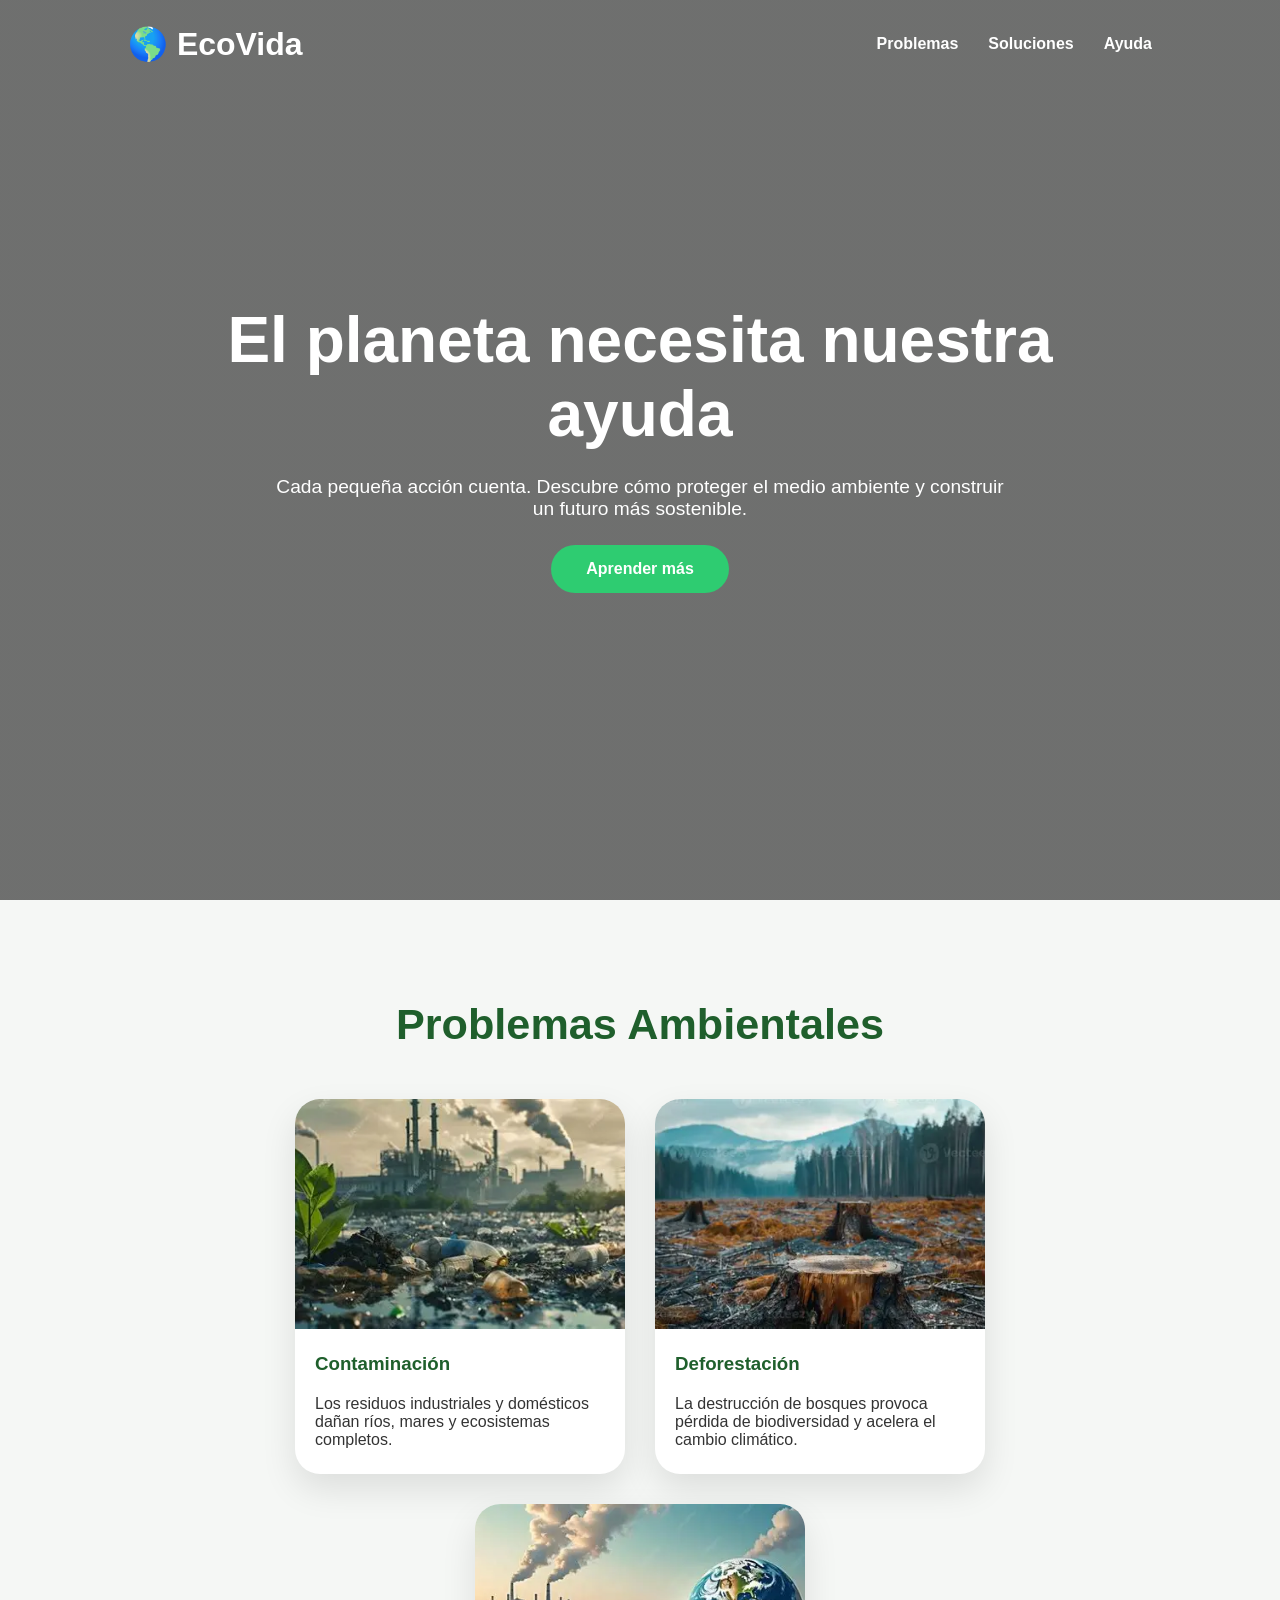
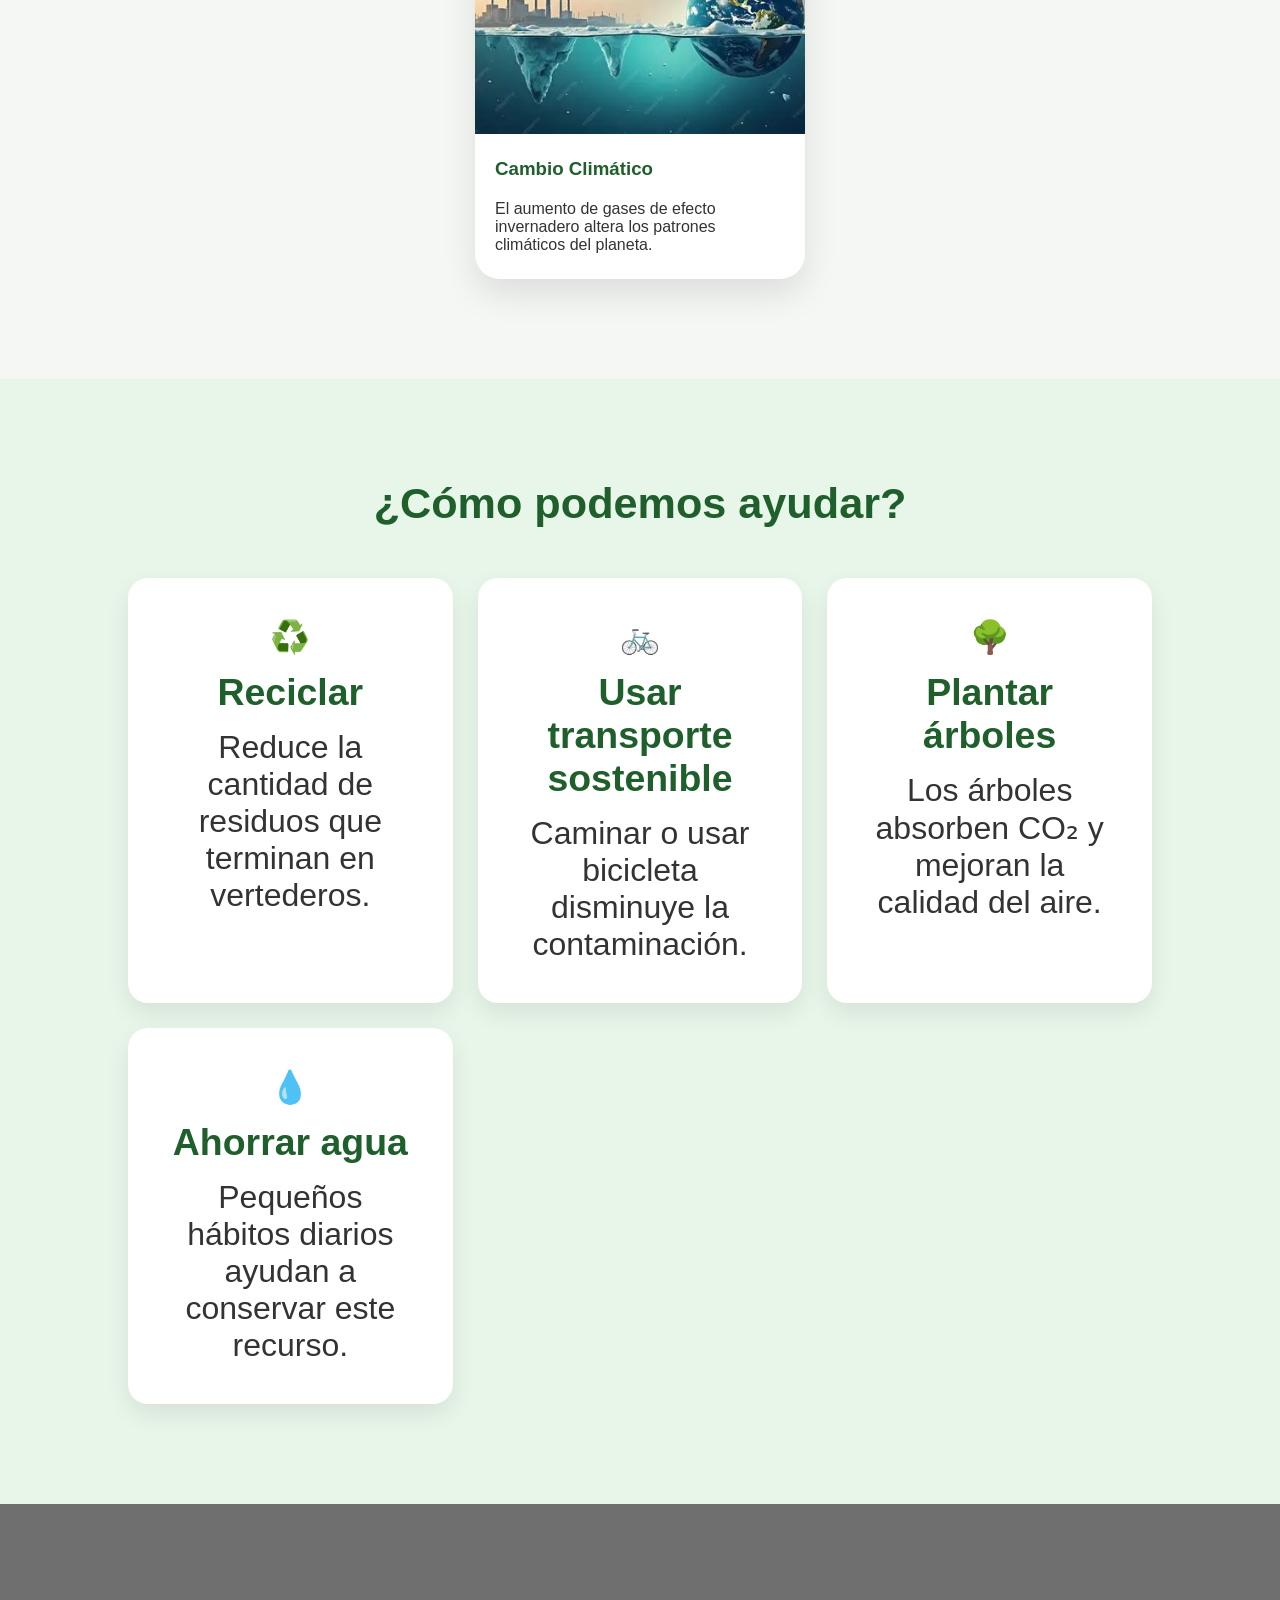
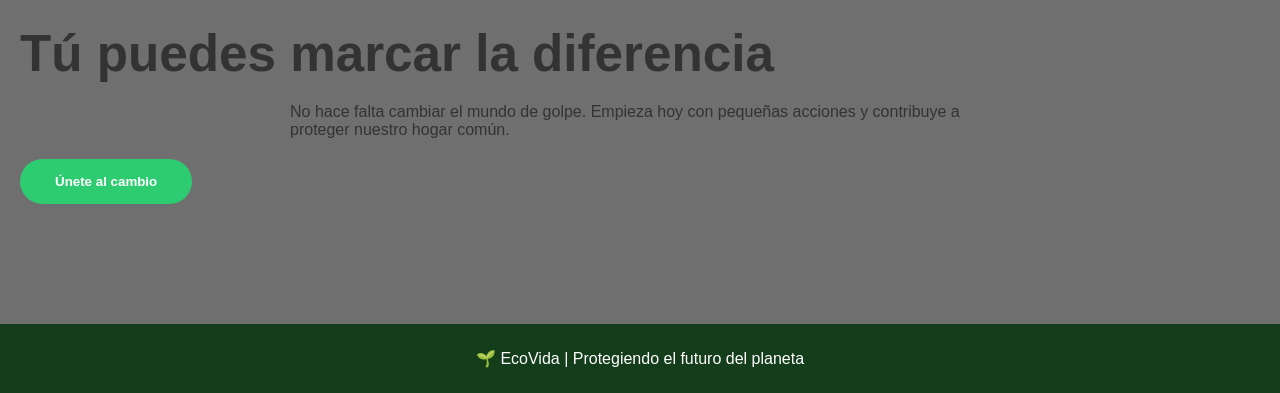
<file: index.html>
<!DOCTYPE html>
<html lang="es">
<head>
    <meta charset="UTF-8">
    <meta name="viewport" content="width=device-width, initial-scale=1.0">
    <title>Cuidemos Nuestro Planeta</title>
    <link rel="stylesheet" href="styles.css">
</head>
<body>

    <header class="hero">
        <nav>
            <h2>🌎 EcoVida</h2>
            <ul>
                <li><a href="#problemas">Problemas</a></li>
                <li><a href="#soluciones">Soluciones</a></li>
                <li><a href="#ayudar">Ayuda</a></li>
            </ul>
        </nav>

        <div class="hero-content">
            <h1>El planeta necesita nuestra ayuda</h1>
            <p>
                Cada pequeña acción cuenta. Descubre cómo proteger el medio ambiente
                y construir un futuro más sostenible.
            </p>

            <a href="principal\index.html" class="btn">Aprender más</a>
        </div>
    </header>

    <section id="problemas" class="section">
        <h2>Problemas Ambientales</h2>

        <div class="cards">

            <div class="card">
                <img src="principal\contaminacion\img\encabezado.jpg" alt="Contaminación">
                <h3>Contaminación</h3>
                <p>
                    Los residuos industriales y domésticos dañan ríos,
                    mares y ecosistemas completos.
                </p>
            </div>

            <div class="card">
                <img src="principal\deforestacion\img\consecuencias.jpg" alt="Deforestación">
                <h3>Deforestación</h3>
                <p>
                    La destrucción de bosques provoca pérdida de biodiversidad
                    y acelera el cambio climático.
                </p>
            </div>

            <div class="card">
                <img src="principal\cambio climatico\img\encabezado.jpg" alt="Cambio climático">
                <h3>Cambio Climático</h3>
                <p>
                    El aumento de gases de efecto invernadero altera los
                    patrones climáticos del planeta.
                </p>
            </div>

        </div>
    </section>

    <section id="soluciones" class="section solutions">
        <h2>¿Cómo podemos ayudar?</h2>

        <div class="solution-grid">

            <div class="solution">
                ♻️
                <h3>Reciclar</h3>
                <p>Reduce la cantidad de residuos que terminan en vertederos.</p>
            </div>

            <div class="solution">
                🚲
                <h3>Usar transporte sostenible</h3>
                <p>Caminar o usar bicicleta disminuye la contaminación.</p>
            </div>

            <div class="solution">
                🌳
                <h3>Plantar árboles</h3>
                <p>Los árboles absorben CO₂ y mejoran la calidad del aire.</p>
            </div>

            <div class="solution">
                💧
                <h3>Ahorrar agua</h3>
                <p>Pequeños hábitos diarios ayudan a conservar este recurso.</p>
            </div>

        </div>
    </section>
    <section id="ayudar" class="action">
        <h2>Tú puedes marcar la diferencia</h2>
        <p>
            No hace falta cambiar el mundo de golpe. Empieza hoy con pequeñas
            acciones y contribuye a proteger nuestro hogar común.
        </p>
    
        <button class="btn" onclick="abrirModal()">
            Únete al cambio
        </button>
    </section>
    
    <div class="modal" id="modal">
        <div class="modal-content">
            <span class="cerrar" onclick="cerrarModal()">&times;</span>
    
            <h2>🌱 Compromiso Ambiental</h2>
    
            <p>Selecciona las acciones que te comprometes a realizar:</p>
    
            <div class="compromisos">
                <label><input type="checkbox"> Ahorrar agua 💧</label>
                <label><input type="checkbox"> Reciclar ♻️</label>
                <label><input type="checkbox"> Reducir el uso de plástico 🛍️</label>
                <label><input type="checkbox"> Plantar árboles 🌳</label>
            </div>
    
            <button class="btn" onclick="confirmarCompromiso()">
                Confirmar compromiso
            </button>
    
            <p id="mensaje"></p>
        </div>
    </div>
    
    <script>
    function abrirModal() {
        document.getElementById("modal").style.display = "flex";
    }
    
    function cerrarModal() {
        document.getElementById("modal").style.display = "none";
    }
    
    function confirmarCompromiso() {
        document.getElementById("mensaje").innerHTML =
            "✅ ¡Gracias por unirte al cambio! Cada acción cuenta para proteger el planeta.";
    }
    </script>

    <footer>
        <p>🌱 EcoVida | Protegiendo el futuro del planeta</p>
    </footer>

</body>
</html>
</file>
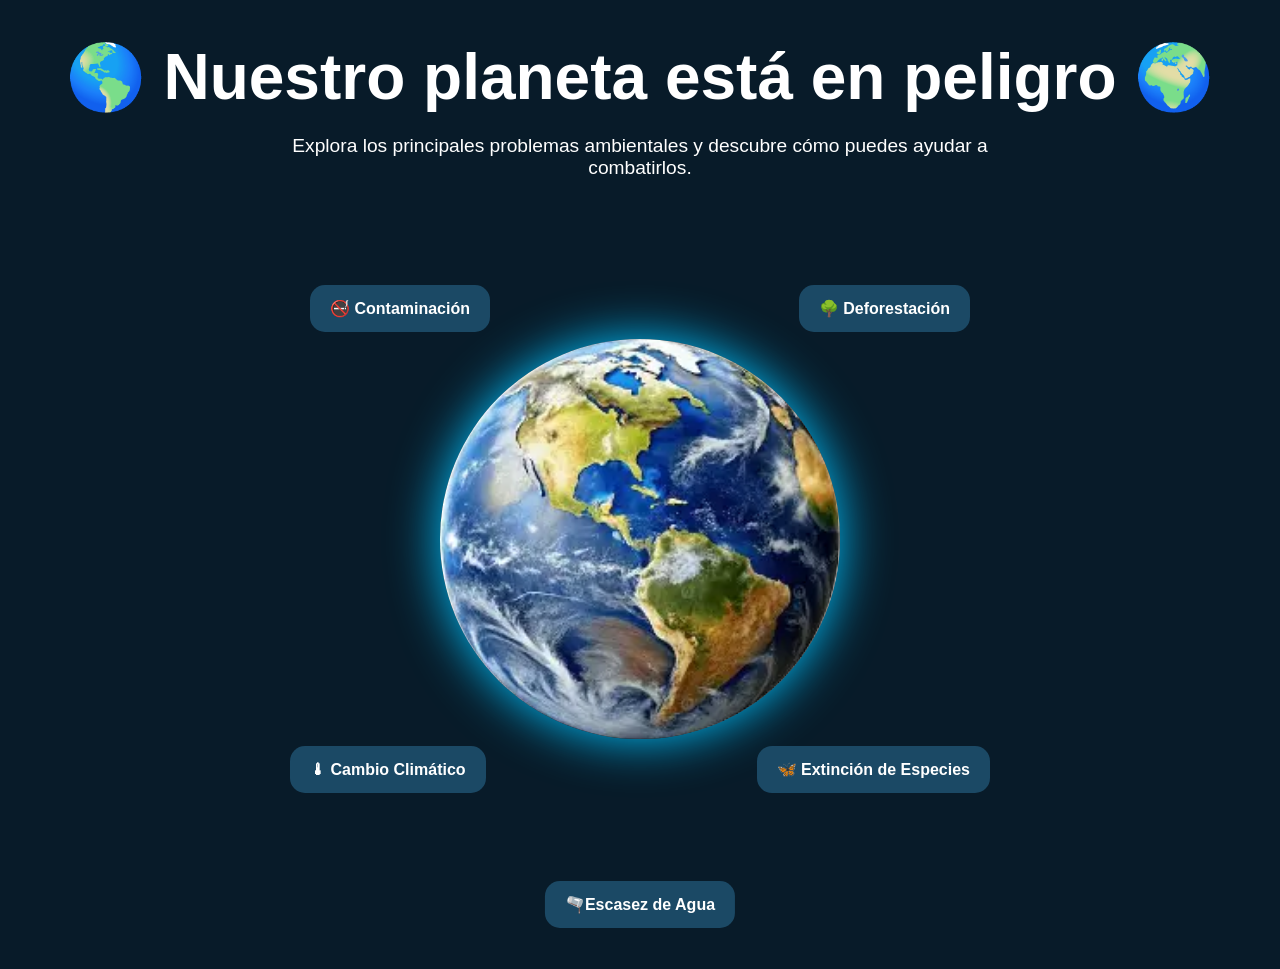
<file: principal/index.html>
<!DOCTYPE html>
<html lang="es">
<head>
    <meta charset="UTF-8">
    <meta name="viewport" content="width=device-width, initial-scale=1.0">
    <title>EcoVida</title>
    <link rel="stylesheet" href="styles.css">
</head>
<body>

<header class="hero">

    <div class="overlay">

        <h1>🌎 Nuestro planeta está en peligro 🌍</h1>

        <p>
            Explora los principales problemas ambientales y descubre
            cómo puedes ayudar a combatirlos.
        </p>

        <div class="planet-container">
           

            <div class="topic top-left">
                <a href="contaminacion\index.html">🚭 Contaminación</a>
            </div>

           
            <div class="topic top-right">
                <a href="deforestacion\index.html">🌳 Deforestación</a>
            </div>


           
            <div class="topic bottom-left">
                <a href="cambio climatico\index.html">🌡 Cambio Climático</a>
            </div>


           
            <img src="img/planeta2.jpg" class="planet">


           
            <div class="topic bottom-right">
                <a href="especies\index.html">🦋 Extinción de Especies</a>
            </div>

         
                
                <div class="topic center-bottom">
                <a href="agua\index.html"> 🫗Escasez de Agua</a>
                </div>
            </div>
            </div>

        

    </div>

</header>

</body>
</html>
</file>
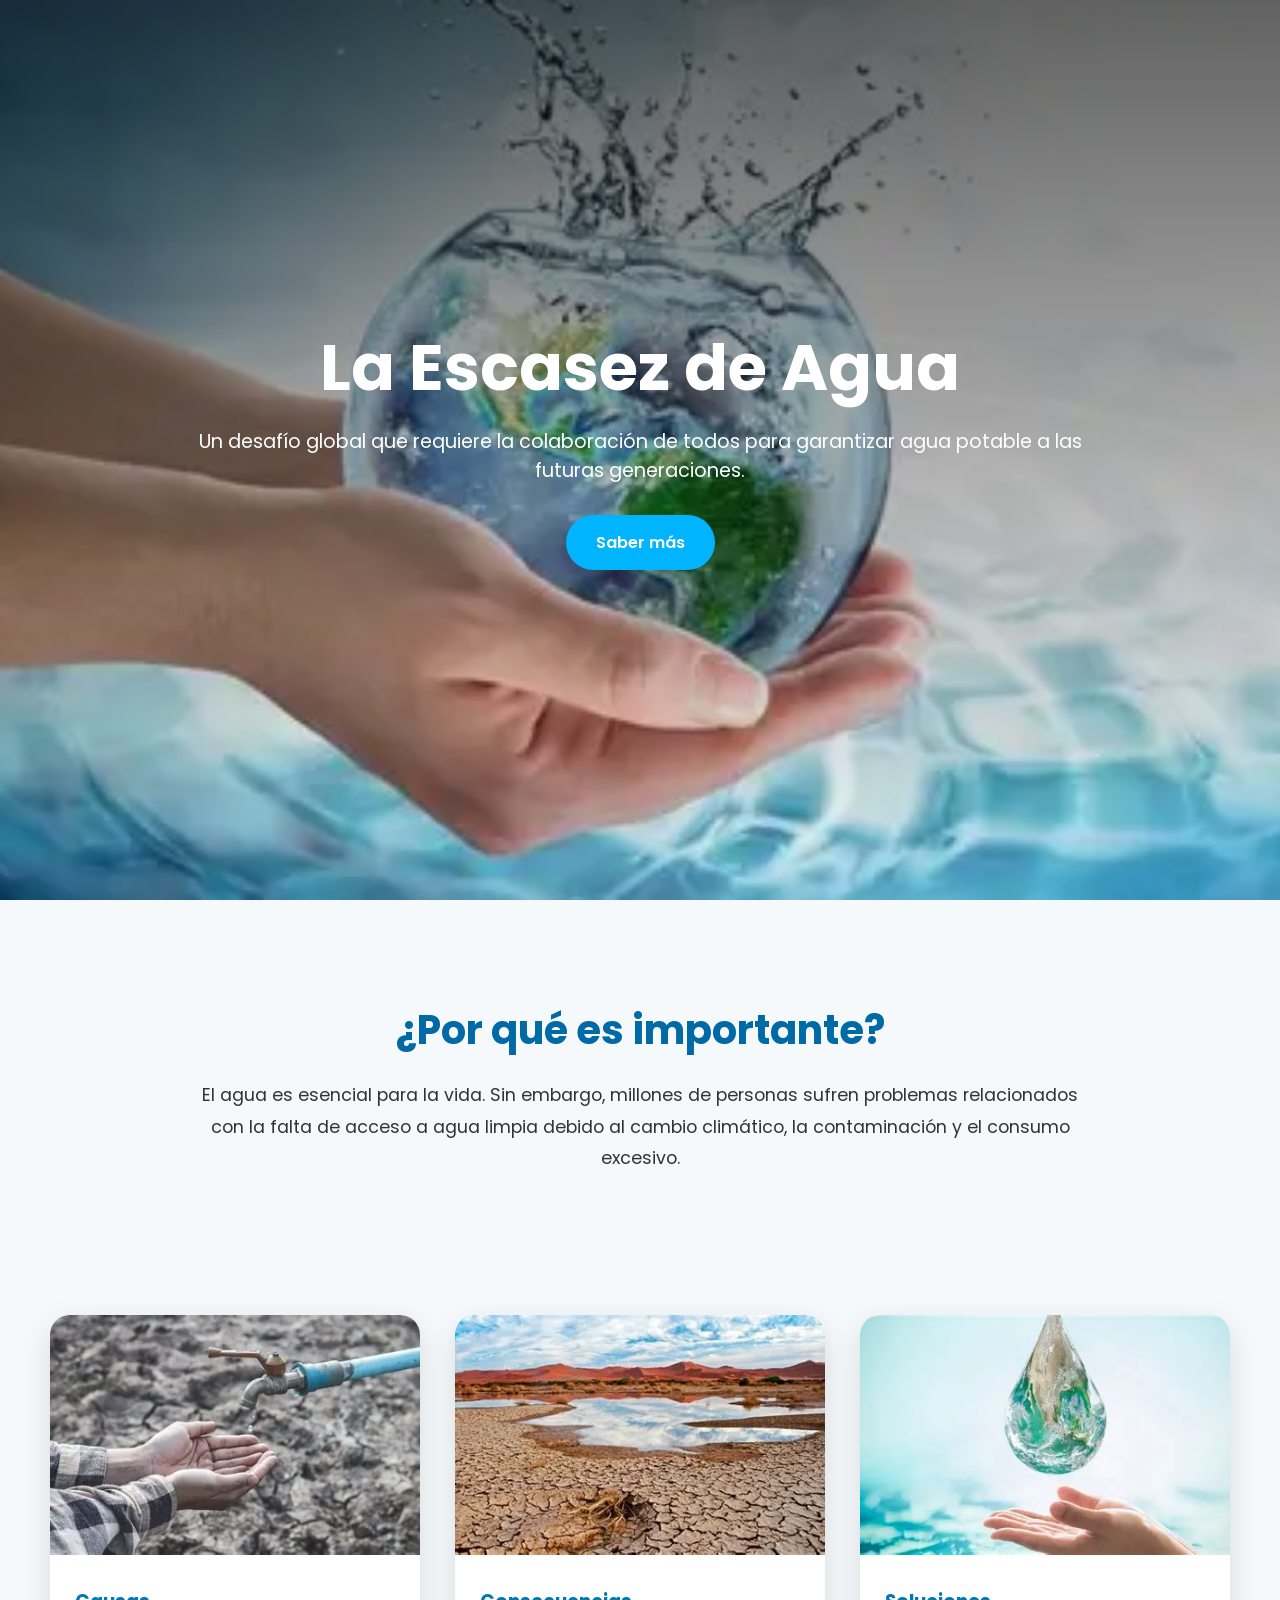
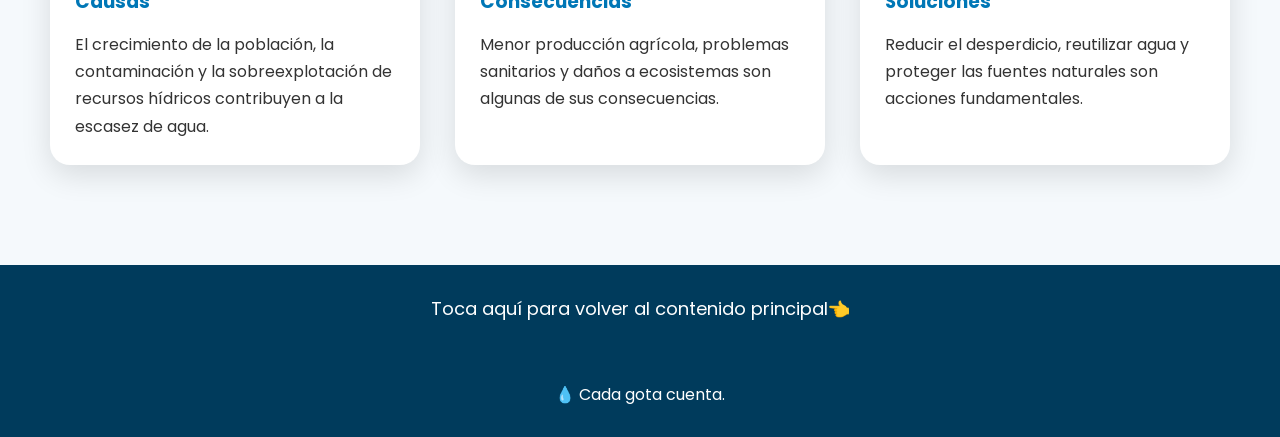
<file: principal/agua/index.html>
<!DOCTYPE html>
<html lang="es">

<head>
    <meta charset="UTF-8">
    <meta name="viewport" content="width=device-width, initial-scale=1.0">
    <title>Escasez de Agua</title>
    <link rel="stylesheet" href="styles.css">
</head>

<body>

    <header class="hero">
        <div class="hero-content">
            <h1>La Escasez de Agua</h1>
            <p>
                Un desafío global que requiere la colaboración de todos
                para garantizar agua potable a las futuras generaciones.
            </p>
            <a href="#info" class="btn">Saber más</a>
        </div>
    </header>

    <section id="info" class="intro">
        <h2>¿Por qué es importante?</h2>

        <p>
            El agua es esencial para la vida. Sin embargo, millones de personas
            sufren problemas relacionados con la falta de acceso a agua limpia
            debido al cambio climático, la contaminación y el consumo excesivo.
        </p>
    </section>

    <section class="cards">

        <article class="card">
            <img src="img/problema.jpg" alt="Causas">

            <div class="card-content">
                <h3>Causas</h3>
                <p>
                    El crecimiento de la población, la contaminación y la
                    sobreexplotación de recursos hídricos contribuyen a la
                    escasez de agua.
                </p>
            </div>
        </article>

        <article class="card">
            <img src="img/consecuencias.jpg" alt="Consecuencias">

            <div class="card-content">
                <h3>Consecuencias</h3>
                <p>
                    Menor producción agrícola, problemas sanitarios y daños
                    a ecosistemas son algunas de sus consecuencias.
                </p>
            </div>
        </article>

        <article class="card">
            <img src="img/solucion.jpg" alt="Soluciones">

            <div class="card-content">
                <h3>Soluciones</h3>
                <p>
                    Reducir el desperdicio, reutilizar agua y proteger
                    las fuentes naturales son acciones fundamentales.
                </p>
            </div>
        </article>

    </section>

    <div class="return">
        <a href="..\index.html" style="text-decoration: none;">
            <p>Toca aquí para volver al contenido principal👈</p>
        </a>
    </div>

    <footer>
        <p>💧 Cada gota cuenta.</p>
    </footer>

</body>
</html>
</file>
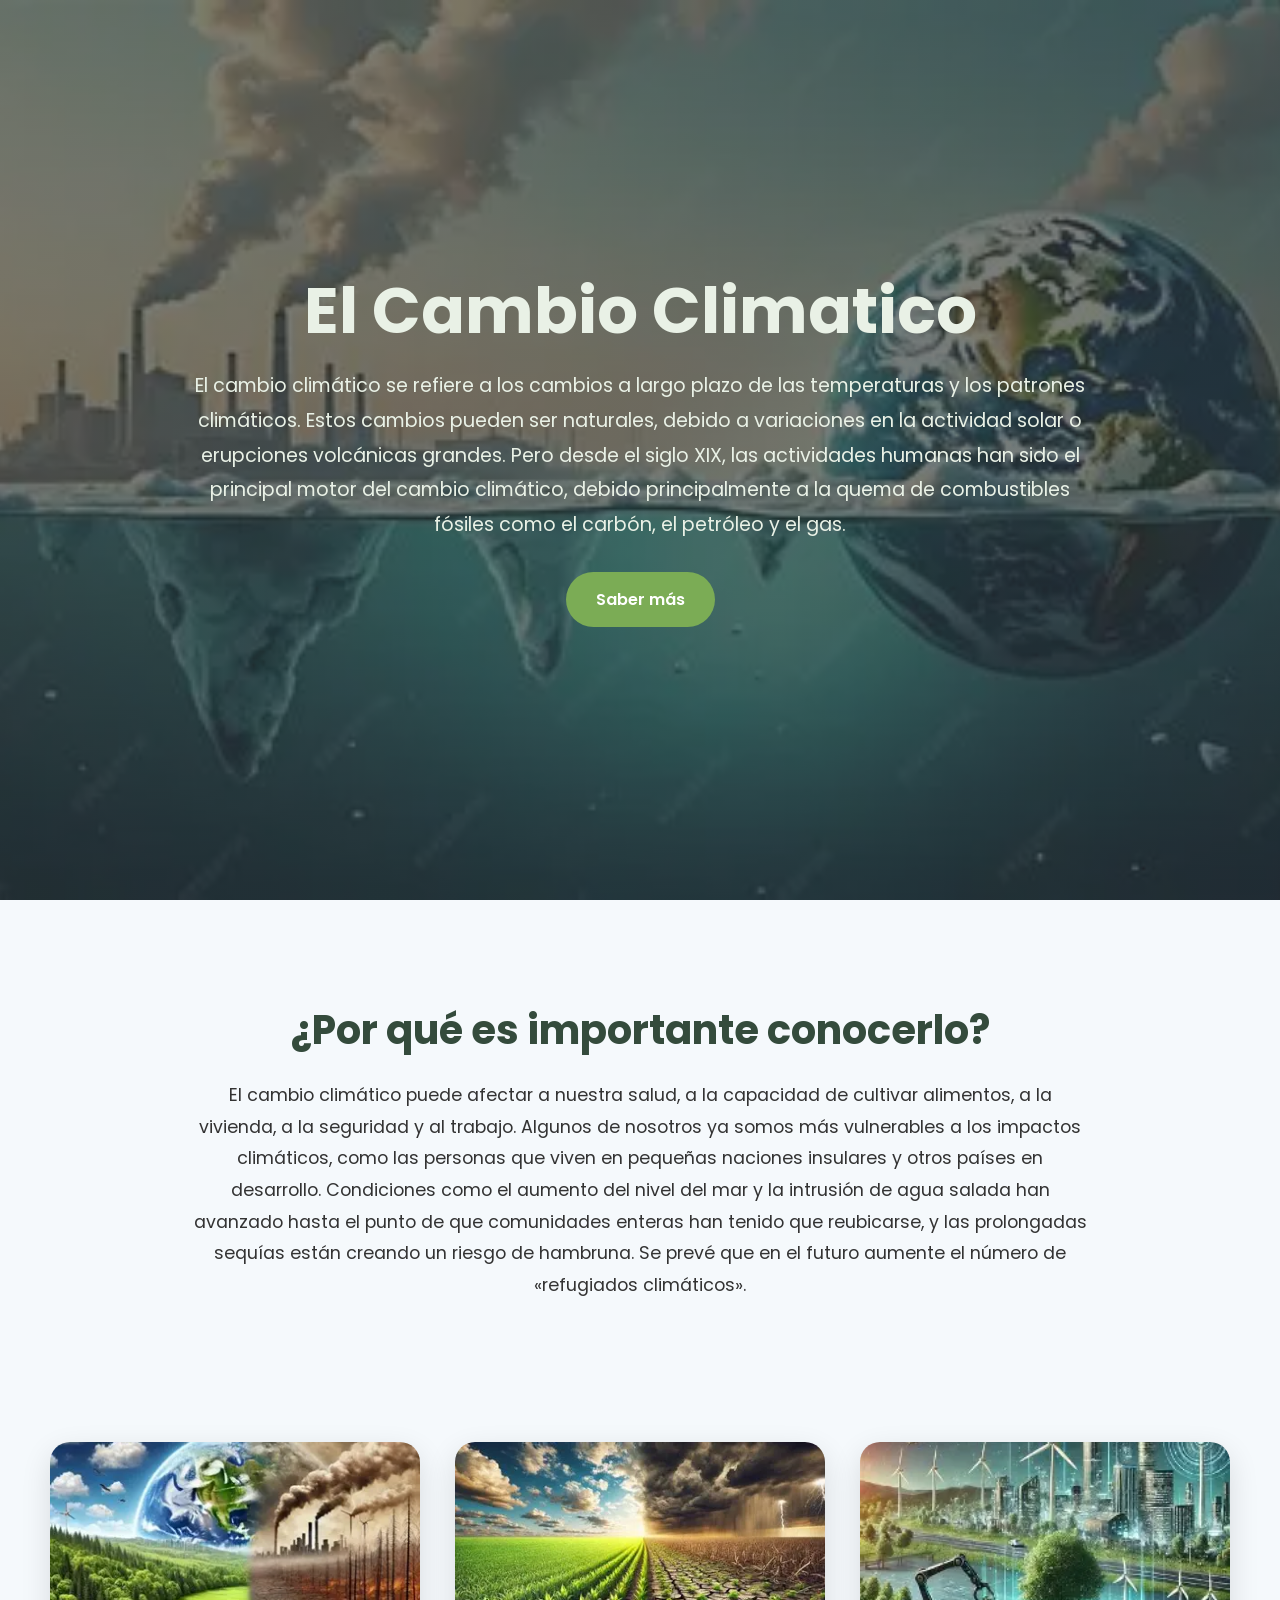
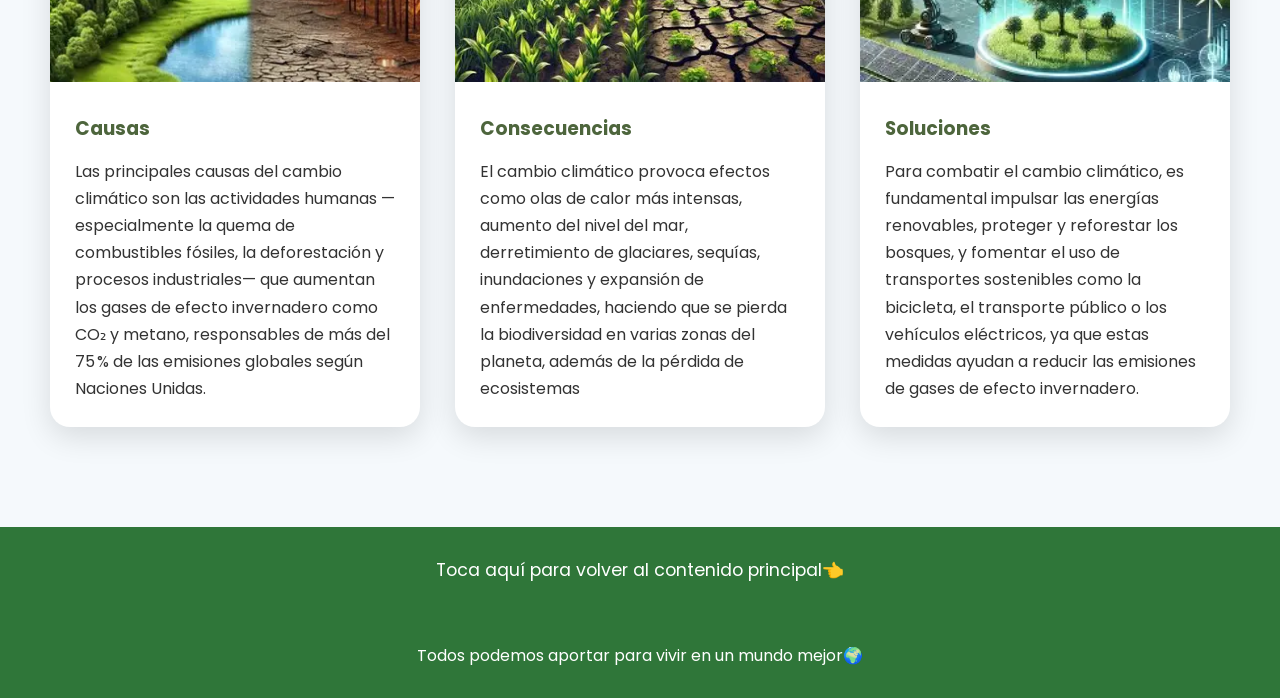
<file: principal/cambio climatico/index.html>
<!DOCTYPE html>
<html lang="es">

<head>
    <meta charset="UTF-8">
    <meta name="viewport" content="width=device-width, initial-scale=1.0">
    <title>El Cambio climatico</title>
    <link rel="stylesheet" href="styles.css">
</head>

<body>

    <header class="hero">
        <div class="hero-content">
            <h1>El Cambio Climatico</h1>
            <p>
                El cambio climático se refiere a los cambios a largo plazo de las temperaturas y los patrones climáticos. 
                Estos cambios pueden ser naturales, debido a variaciones en la actividad solar o erupciones volcánicas grandes. 
                Pero desde el siglo XIX, las actividades humanas han sido el principal motor del cambio climático,
                 debido principalmente a la quema de combustibles fósiles como el carbón, el petróleo y el gas.
            </p>
            <a href="#info" class="btn">Saber más</a>
        </div>
    </header>

    <section id="info" class="intro">
        <h2>¿Por qué es importante conocerlo?</h2>

        <p>
            El cambio climático puede afectar a nuestra salud, a la capacidad de cultivar alimentos,
             a la vivienda, a la seguridad y al trabajo. Algunos de nosotros ya somos más vulnerables a los impactos climáticos, 
             como las personas que viven en pequeñas naciones insulares y otros países en desarrollo. 
             Condiciones como el aumento del nivel del mar y la intrusión de agua salada han avanzado 
             hasta el punto de que comunidades enteras han tenido que reubicarse, y las prolongadas sequías están creando un riesgo de hambruna.
              Se prevé que en el futuro aumente el número de «refugiados climáticos».
        </p>
    </section>

    <section class="cards">

        <article class="card">
            <img src="img/img1.jpg" alt="Causas">

            <div class="card-content">
                <h3>Causas</h3>
                <p>
                    Las principales causas del cambio climático son las actividades humanas
                     —especialmente la quema de combustibles fósiles, la deforestación y procesos industriales— que aumentan los gases de efecto 
                     invernadero como CO₂ y metano, responsables de más del 75 % de las emisiones globales según Naciones Unidas.
                </p>
            </div>
        </article>

       <article class="card">
            <img src="img/img2.jpg" alt="Consecuencias">

            <div class="card-content">
                <h3>Consecuencias</h3>
                <p>
                    El cambio climático provoca efectos como olas de calor más intensas, aumento del nivel del mar,
                     derretimiento de glaciares, sequías, inundaciones y expansión de enfermedades, haciendo que se 
                     pierda la biodiversidad en varias zonas del planeta, además de la pérdida de ecosistemas
                </p>
            </div>
        </article>

        <article class="card">
            <img src="img/soluciones.jpg" alt="Soluciones">

            <div class="card-content">
                <h3>Soluciones</h3>
                <p>
                    Para combatir el cambio climático, es fundamental impulsar las energías renovables, proteger y 
                    reforestar los bosques, y fomentar el uso de transportes sostenibles como la bicicleta,
                     el transporte público o los vehículos eléctricos, ya que estas medidas ayudan a reducir las 
                     emisiones de gases de efecto invernadero.
                </p>
            </div>
        </article>

    </section>
<div class="return">
    <a href="..\index.html" style="text-decoration: none;">
        <p>Toca aquí para volver al contenido principal👈</p></a>
</div>

    <footer>
        <p>Todos podemos aportar para vivir en un mundo mejor🌍</p>
    </footer>

</body>
</html>
</file>
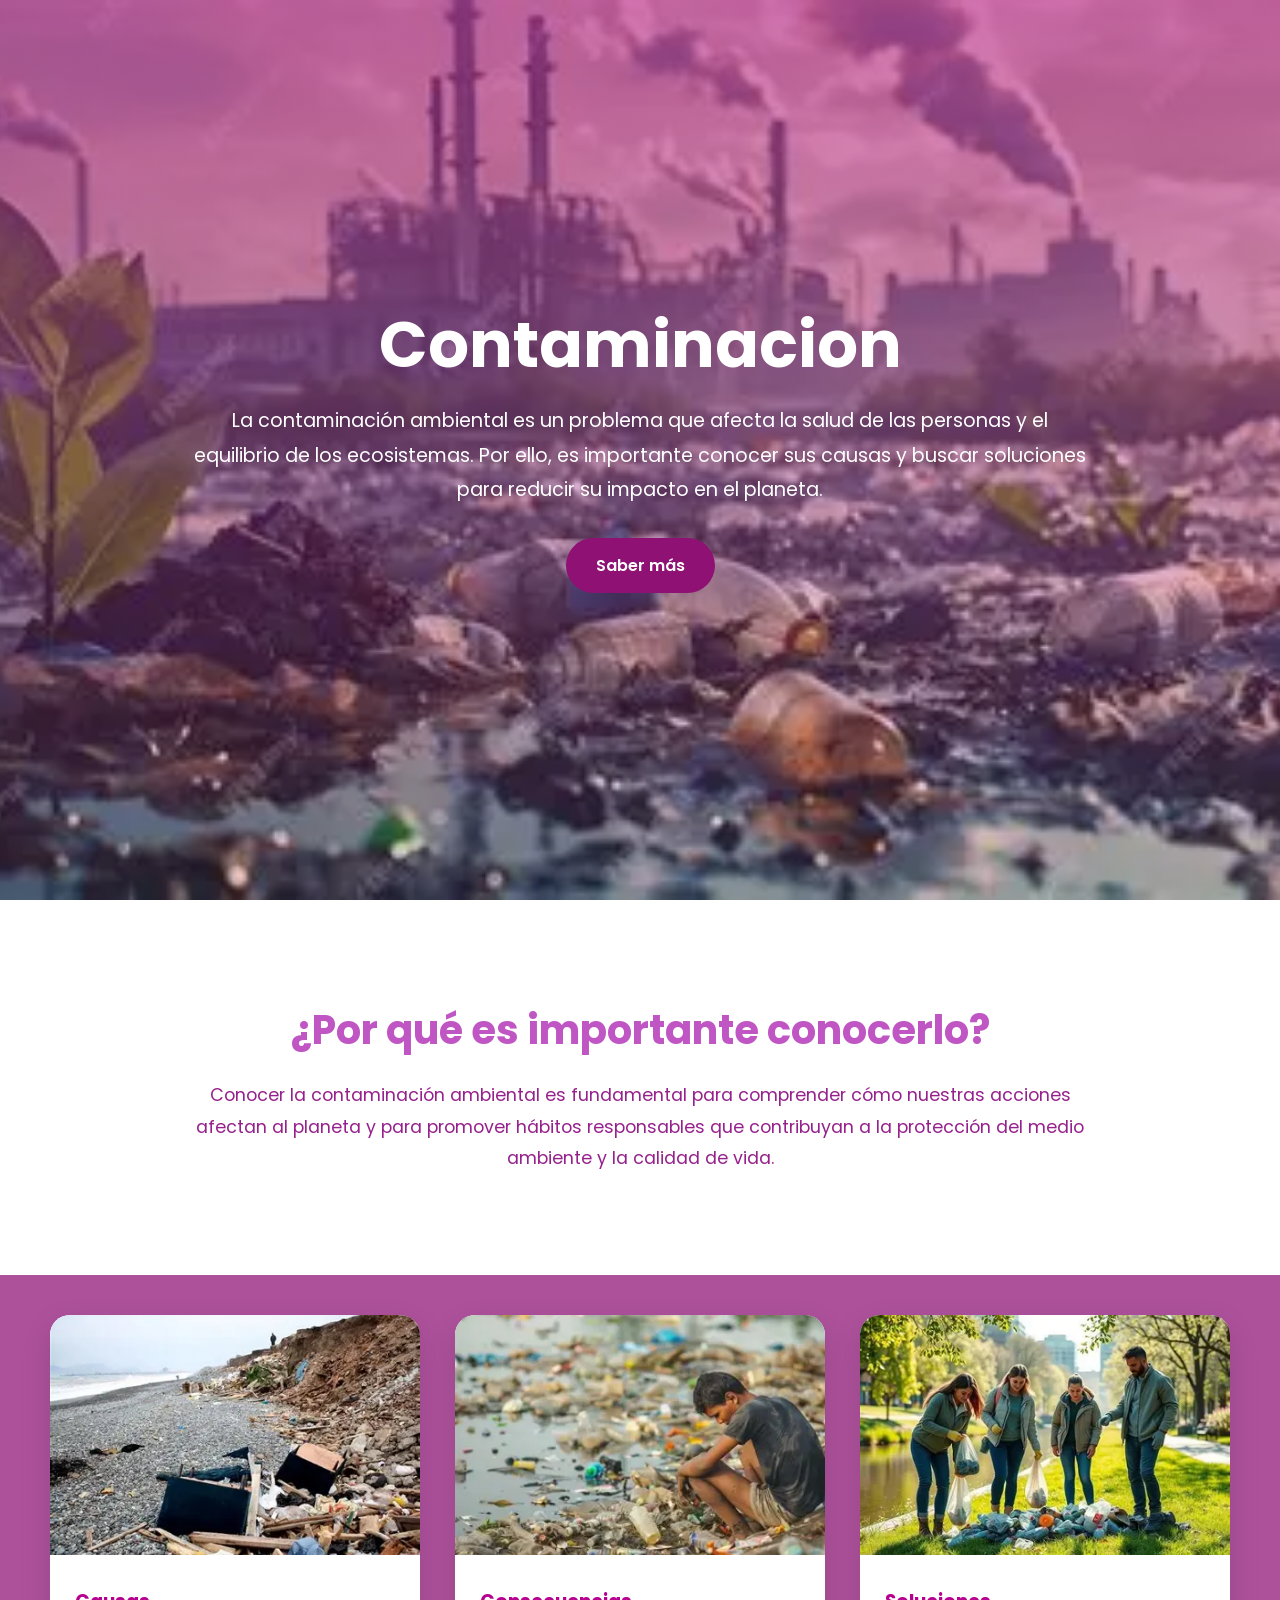
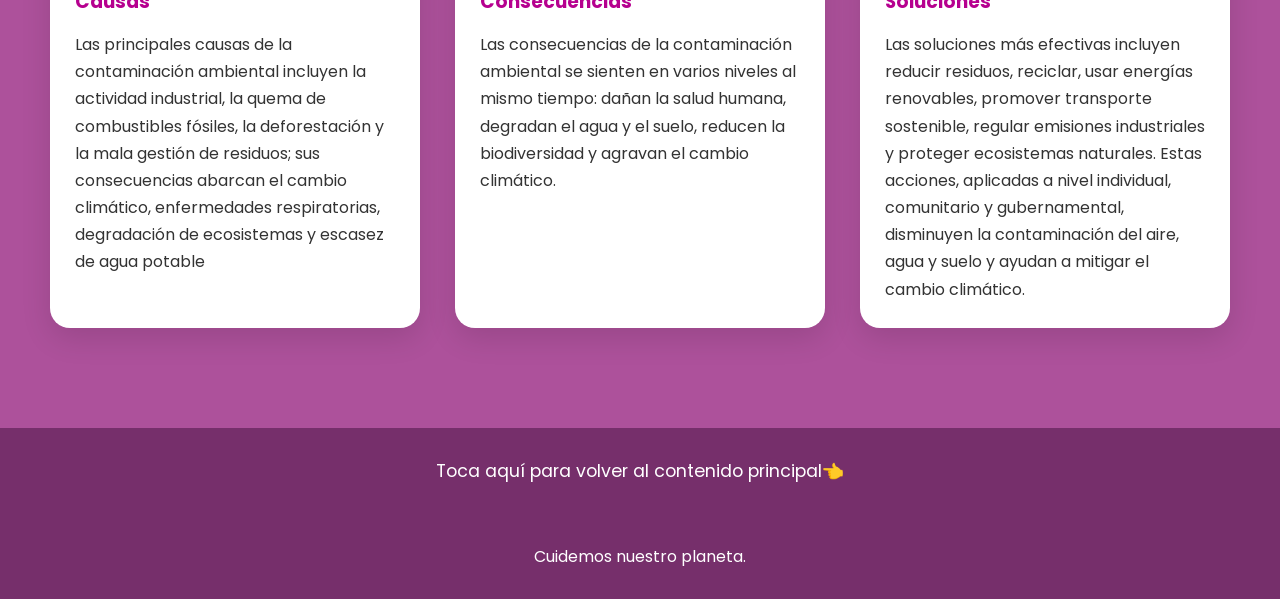
<file: principal/contaminacion/index.html>
<!DOCTYPE html>
<html lang="es">

<head>
    <meta charset="UTF-8">
    <meta name="viewport" content="width=device-width, initial-scale=1.0">
    <title>Contaminacion hambiental</title>
    <link rel="stylesheet" href="styles.css">
</head>

<body>

    <header class="hero">
        <div class="hero-content">
            <h1>Contaminacion</h1>
            <p>
                La contaminación ambiental es un problema que afecta la salud de las personas y el equilibrio 
                de los ecosistemas. Por ello, es importante conocer sus causas y buscar soluciones para reducir
                 su impacto en el planeta.
            </p>
            <a href="#info" class="btn">Saber más</a>
        </div>
    </header>

    <section id="info" class="intro">
        <h2>¿Por qué es importante conocerlo?</h2>

        <p>
            Conocer la contaminación ambiental es fundamental para comprender cómo nuestras acciones afectan
             al planeta y para promover hábitos responsables que contribuyan a la protección del medio 
             ambiente y la calidad de vida.
        </p>
    </section>

    <section class="cards">

        <article class="card">
            <img src="img/causas.jpg" alt="Causas">

            <div class="card-content">
                <h3>Causas</h3>
                <p>
                    Las principales causas de la contaminación ambiental incluyen la actividad industrial, 
                    la quema de combustibles fósiles, la deforestación y la mala gestión de residuos; sus 
                    consecuencias abarcan el cambio climático, enfermedades respiratorias, degradación de 
                    ecosistemas y escasez de agua potable
                </p>
            </div>
        </article>

        <article class="card">
            <img src="img/consecuencias.jpg" alt="Consecuencias">

            <div class="card-content">
                <h3>Consecuencias</h3>
                <p>
                    Las consecuencias de la contaminación ambiental se sienten en varios niveles al mismo tiempo:
                     dañan la salud humana, degradan el agua y el suelo, reducen la biodiversidad y agravan el cambio climático.
                </p>
            </div>
        </article>

        <article class="card">
            <img src="img/soluciones.jpg" alt="Soluciones">

            <div class="card-content">
                <h3>Soluciones</h3>
                <p>
                    Las soluciones más efectivas incluyen reducir residuos, reciclar, usar energías renovables,
                     promover transporte sostenible, regular emisiones industriales y proteger ecosistemas naturales.
                      Estas acciones, aplicadas a nivel individual, comunitario y gubernamental, disminuyen la contaminación
                       del aire, agua y suelo y ayudan a mitigar el cambio climático.
                </p>
            </div>
        </article>

    </section>

    <div class="return">
        <a href="..\index.html" style="text-decoration: none;">
            <p>Toca aquí para volver al contenido principal👈</p></a>
    </div>

    <footer>
        <p>Cuidemos nuestro planeta.</p>
    </footer>

</body>
</html>
</file>
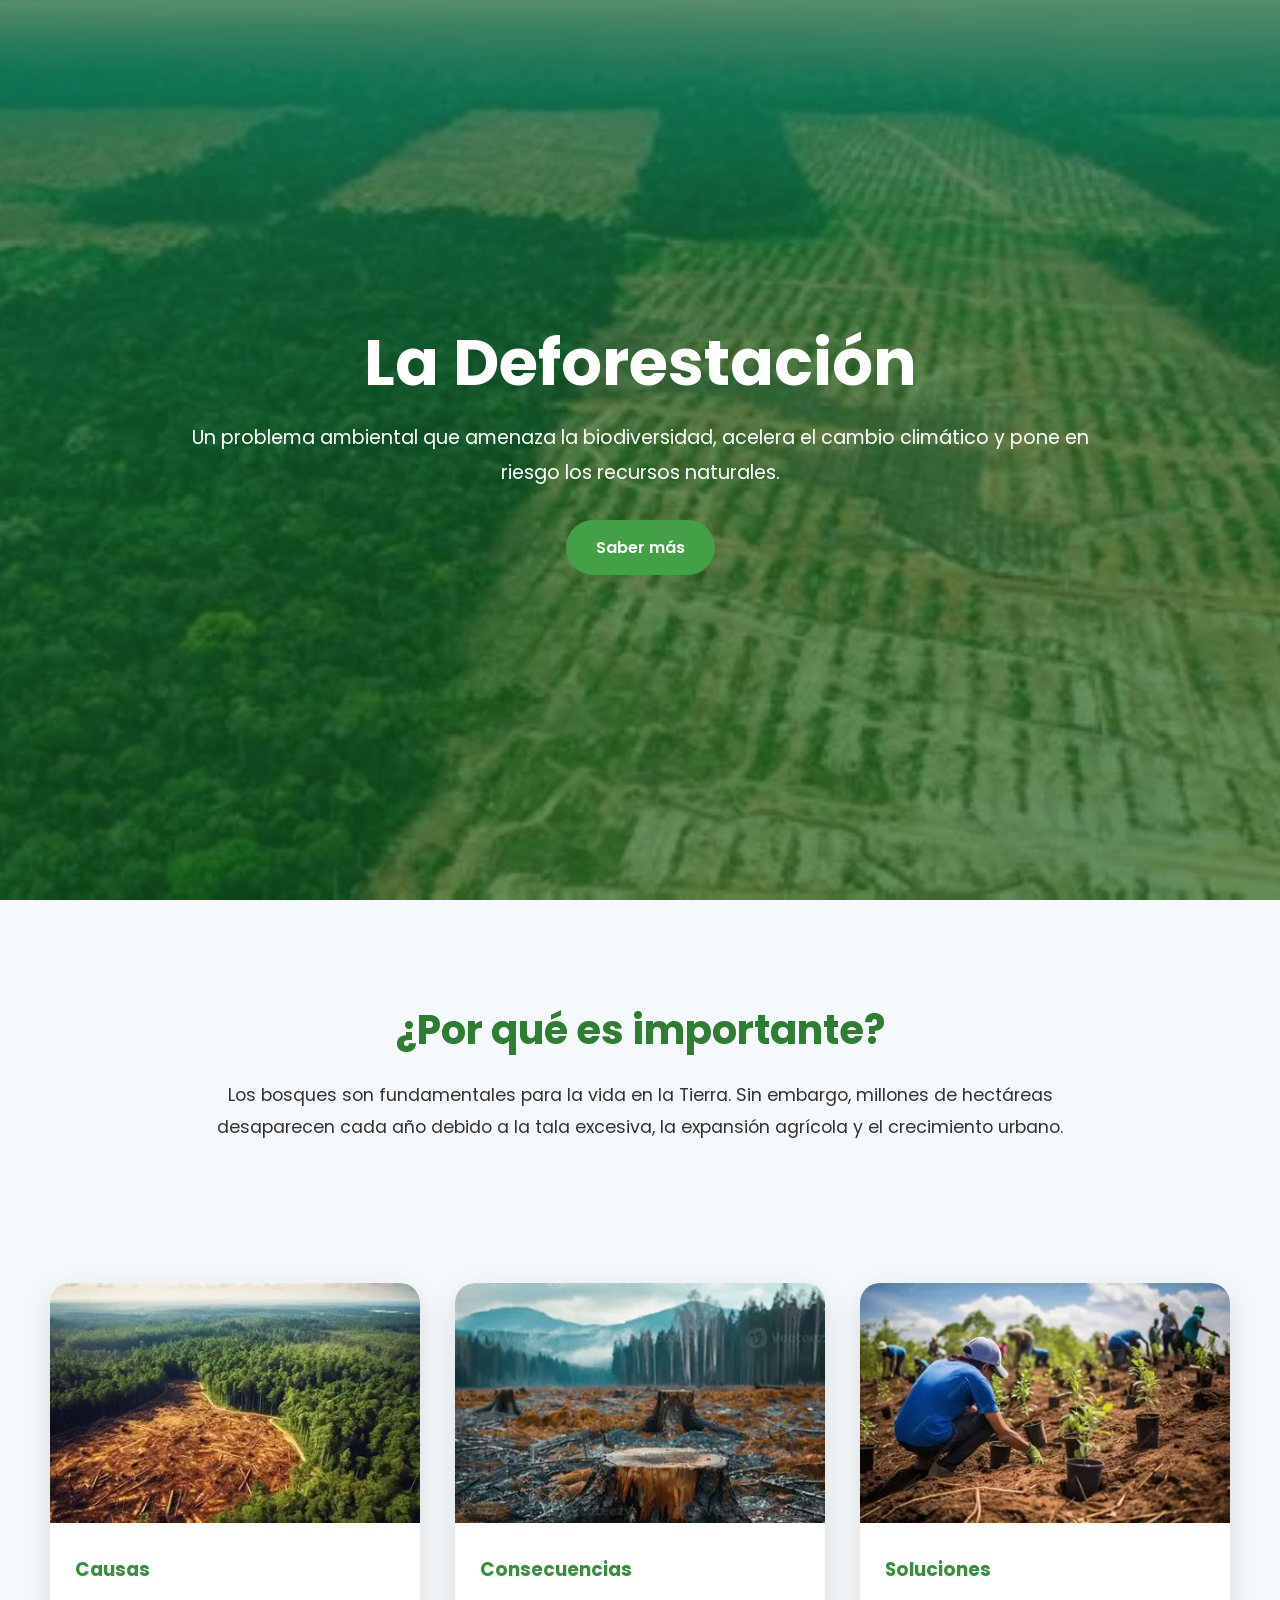
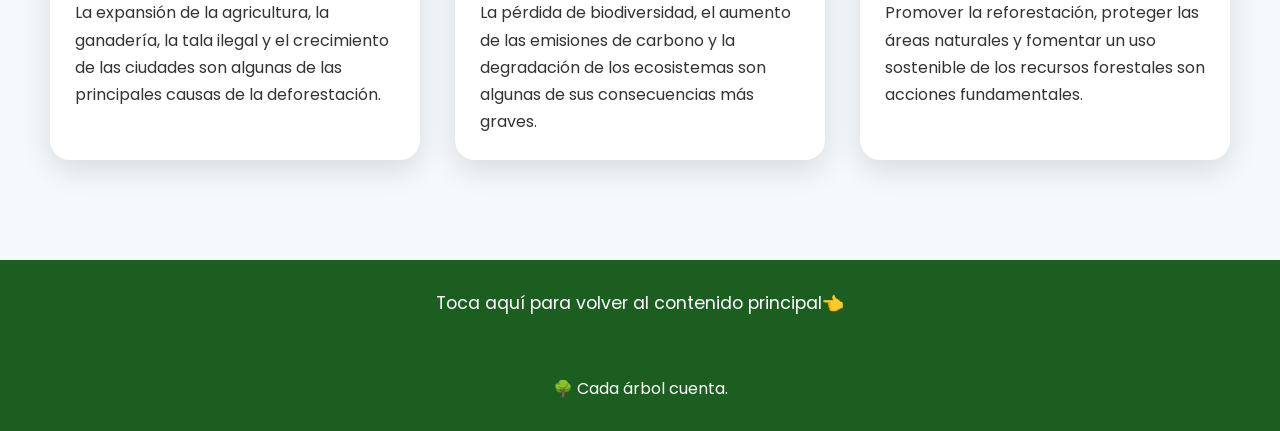
<file: principal/deforestacion/index.html>
<!DOCTYPE html>
<html lang="es">
<head>
    <meta charset="UTF-8">
    <meta name="viewport" content="width=device-width, initial-scale=1.0">
    <title>Deforestación</title>
    <link rel="stylesheet" href="styles.css">
</head>
<body>
    <header class="hero">
        <div class="hero-content">
            <h1>La Deforestación</h1>
            <p>
                Un problema ambiental que amenaza la biodiversidad,
                acelera el cambio climático y pone en riesgo los recursos naturales.
            </p>
            <a href="#info" class="btn">Saber más</a>
        </div>
    </header>

    <section id="info" class="intro">
        <h2>¿Por qué es importante?</h2>
        <p>
            Los bosques son fundamentales para la vida en la Tierra. Sin embargo,
            millones de hectáreas desaparecen cada año debido a la tala excesiva,
            la expansión agrícola y el crecimiento urbano.
        </p>
    </section>

    <section class="cards">
        <article class="card">
            <img src="img/causas.jpg" alt="Causas">
            <div class="card-content">
                <h3>Causas</h3>
                <p>
                    La expansión de la agricultura, la ganadería, la tala ilegal
                    y el crecimiento de las ciudades son algunas de las principales
                    causas de la deforestación.
                </p>
            </div>
        </article>

        <article class="card">
            <img src="img/consecuencias.jpg" alt="Consecuencias">
            <div class="card-content">
                <h3>Consecuencias</h3>
                <p>
                    La pérdida de biodiversidad, el aumento de las emisiones de
                    carbono y la degradación de los ecosistemas son algunas de sus
                    consecuencias más graves.
                </p>
            </div>
        </article>

        <article class="card">
            <img src="img/solucion.jpg" alt="Soluciones">
            <div class="card-content">
                <h3>Soluciones</h3>
                <p>
                    Promover la reforestación, proteger las áreas naturales y
                    fomentar un uso sostenible de los recursos forestales son
                    acciones fundamentales.
                </p>
            </div>
        </article>
    </section>
    
    <div class="return">
        <a href="..\index.html" style="text-decoration: none;">
            <p>Toca aquí para volver al contenido principal👈</p></a>
    </div>


    <footer>
        <p>🌳 Cada árbol cuenta.</p>
    </footer>
</body>
</html>
</file>
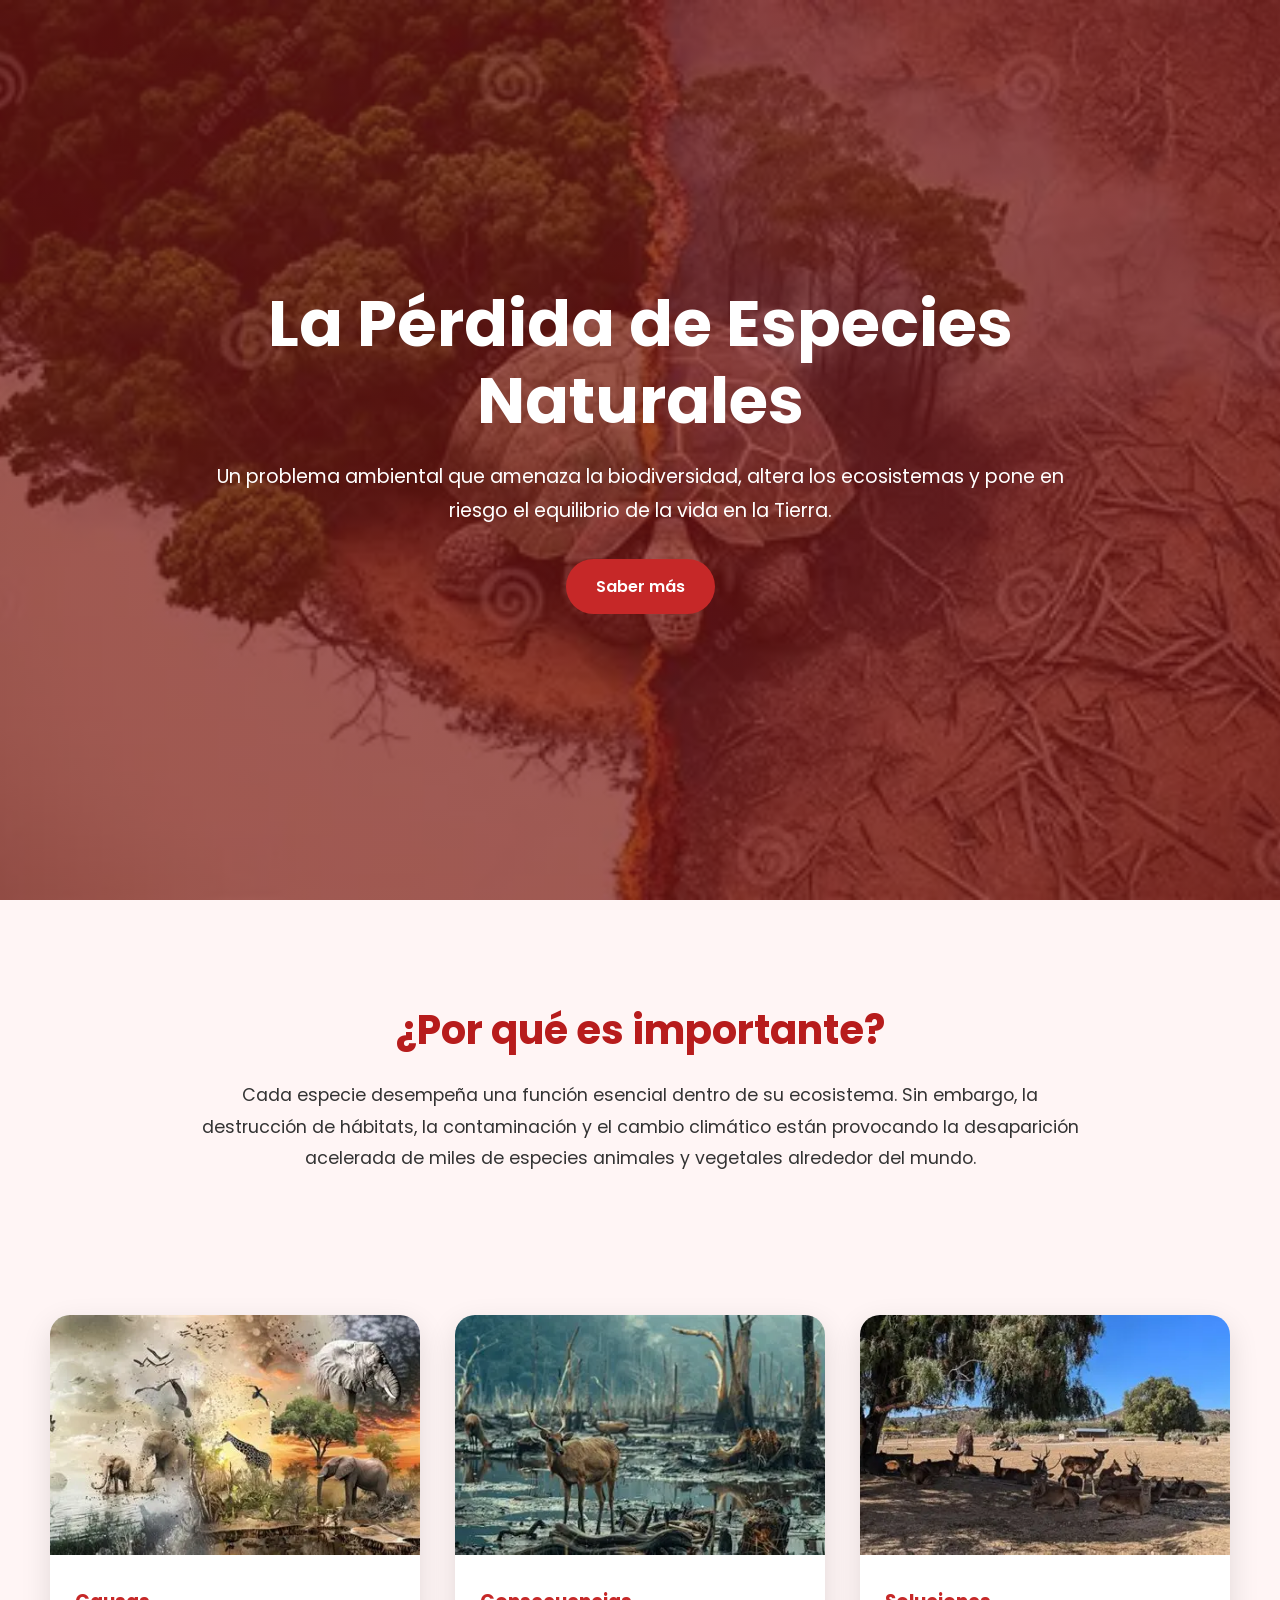
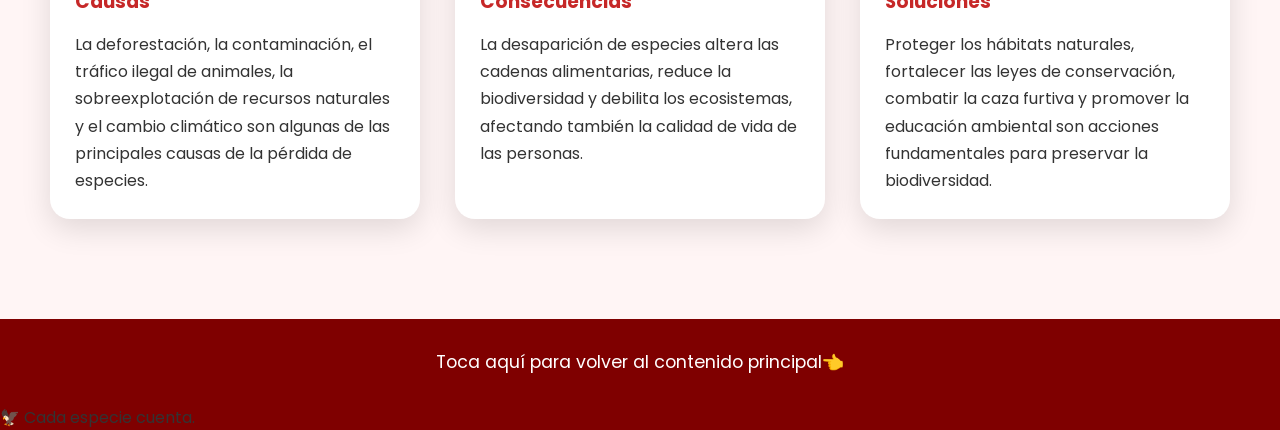
<file: principal/especies/index.html>
<!DOCTYPE html>
<html lang="es">
<head>
    <meta charset="UTF-8">
    <meta name="viewport" content="width=device-width, initial-scale=1.0">
    <title>Pérdida de Especies Naturales</title>
    <link rel="stylesheet" href="styles.css">
</head>
<body>

    <header class="hero">
        <div class="hero-content">
            <h1>La Pérdida de Especies Naturales</h1>
            <p>
                Un problema ambiental que amenaza la biodiversidad,
                altera los ecosistemas y pone en riesgo el equilibrio de la vida en la Tierra.
            </p>
            <a href="#info" class="btn">Saber más</a>
        </div>
    </header>

    <section id="info" class="intro">
        <h2>¿Por qué es importante?</h2>
        <p>
            Cada especie desempeña una función esencial dentro de su ecosistema.
            Sin embargo, la destrucción de hábitats, la contaminación y el cambio
            climático están provocando la desaparición acelerada de miles de especies
            animales y vegetales alrededor del mundo.
        </p>
    </section>

    <section class="cards">

        <article class="card">
            <img src="img/causas.jpg" alt="Causas">
            <div class="card-content">
                <h3>Causas</h3>
                <p>
                    La deforestación, la contaminación, el tráfico ilegal de animales,
                    la sobreexplotación de recursos naturales y el cambio climático
                    son algunas de las principales causas de la pérdida de especies.
                </p>
            </div>
        </article>

        <article class="card">
            <img src="img/consecuencias.jpg" alt="Consecuencias">
            <div class="card-content">
                <h3>Consecuencias</h3>
                <p>
                    La desaparición de especies altera las cadenas alimentarias,
                    reduce la biodiversidad y debilita los ecosistemas, afectando
                    también la calidad de vida de las personas.
                </p>
            </div>
        </article>

        <article class="card">
            <img src="img/soluciones.jpg" alt="Soluciones">
            <div class="card-content">
                <h3>Soluciones</h3>
                <p>
                    Proteger los hábitats naturales, fortalecer las leyes de conservación,
                    combatir la caza furtiva y promover la educación ambiental son
                    acciones fundamentales para preservar la biodiversidad.
                </p>
            </div>
        </article>

    </section>

    <div class="return">
        <a href="..\index.html" style="text-decoration: none;">
            <p>Toca aquí para volver al contenido principal👈</p>
        </a>
    </div>

    <footer>
        <p>🦅 Cada especie cuenta.</p>
    </footer>

</body>
</html>
</file>
<file: styles.css>
*{
    margin:0;
    padding:0;
    box-sizing:border-box;
    font-family:'Segoe UI',sans-serif;
}

html{
    scroll-behavior:smooth;
}

body{
    background:#f5f7f5;
    color:#333;
}

/* HERO */

.hero{
    height:100vh;
    background:
    linear-gradient(rgba(0,0,0,.55),rgba(0,0,0,.55)),
    url("https://images.unsplash.com/photo-1441974231531-c6227db76b6e?w=1600");

    background-size:cover;
    background-position:center;
}

nav{
    display:flex;
    justify-content:space-between;
    align-items:center;
    padding:25px 10%;
}

nav h2{
    color:white;
    font-size:2rem;
}

nav ul{
    display:flex;
    gap:30px;
    list-style:none;
}

nav a{
    color:white;
    text-decoration:none;
    font-weight:600;
}

.hero-content{
    height:80%;
    display:flex;
    flex-direction:column;
    justify-content:center;
    align-items:center;
    text-align:center;
    color:white;
}

.hero-content h1{
    font-size:4rem;
    max-width:900px;
}

.hero-content p{
    margin:25px 0;
    max-width:750px;
    font-size:1.2rem;
}

/* BOTONES */

.btn{
    background:#2ecc71;
    color:white;
    border:none;
    padding:15px 35px;
    border-radius:40px;
    cursor:pointer;
    text-decoration:none;
    font-weight:bold;
    transition:.3s;
}

.btn:hover{
    background:#27ae60;
    transform:translateY(-4px);
}

/* SECCIONES */

.section{
    padding:100px 10%;
}

.section h2{
    text-align:center;
    font-size:2.7rem;
    color:#1f5f2c;
    margin-bottom:50px;
}

/* CARDS */

.cards{
    display:flex;
    justify-content:center;
    flex-wrap:wrap;
    gap:30px;
}

.card{
    width:330px;
    background:white;
    border-radius:25px;
    overflow:hidden;
    box-shadow:0 15px 35px rgba(0,0,0,.1);
    transition:.4s;
}

.card:hover{
    transform:translateY(-12px);
}

.card img{
    width:100%;
    height:230px;
    object-fit:cover;
}

.card h3{
    padding:20px;
    color:#1f5f2c;
}

.card p{
    padding:0 20px 25px;
}

/* SOLUCIONES */

.solutions{
    background:#e8f5e9;
}

.solution-grid{
    display:grid;
    grid-template-columns:repeat(auto-fit,minmax(250px,1fr));
    gap:25px;
}

.solution{
    background:white;
    padding:40px;
    text-align:center;
    border-radius:20px;
    font-size:2rem;
    box-shadow:0 10px 25px rgba(0,0,0,.08);
}

.solution h3{
    color:#1f5f2c;
    margin:15px 0;
}

.solution:hover{
    transform:scale(1.05);
}

/* ACCION */

.action{
    background:
    linear-gradient(rgba(0,0,0,.55),rgba(0,0,0,.55)),
    url("https://images.unsplash.com/photo-1506744038136-46273834b3fb?w=1600");

    background-size:cover;
    background-position:center;

    padding:120px 20px;
}

.action-overlay{
    max-width:900px;
    margin:auto;
    text-align:center;
    color:white;
}

.action h2{
    font-size:3.2rem;
}

.action p{
    margin:20px auto;
    max-width:700px;
}

.counter-card{
    width:300px;
    margin:40px auto;
    padding:30px;

    border-radius:25px;

    background:rgba(255,255,255,.1);

    backdrop-filter:blur(12px);

    border:1px solid rgba(255,255,255,.2);
}

.counter-card span{
    font-size:4rem;
    font-weight:bold;
    display:block;
}

/* MODAL */

.modal{
    position:fixed;
    inset:0;
    background:rgba(0,0,0,.8);

    display:flex;
    justify-content:center;
    align-items:center;

    opacity:0;
    visibility:hidden;

    transition:.4s;

    z-index:999;
}

.modal.active{
    opacity:1;
    visibility:visible;
}

.modal-box{

    width:90%;
    max-width:700px;

    background:white;

    border-radius:30px;

    padding:40px;

    position:relative;
}

.close{
    position:absolute;
    right:20px;
    top:20px;
    border:none;
    background:none;
    cursor:pointer;
    font-size:1.5rem;
}

.modal-box h2{
    text-align:center;
    color:#1f5f2c;
}

.modal-box p{
    text-align:center;
    margin-top:10px;
}

.commitments{

    margin-top:30px;

    display:grid;

    grid-template-columns:repeat(2,1fr);

    gap:15px;
}

.commitments label{

    background:#f4f8f4;

    padding:18px;

    border-radius:15px;

    cursor:pointer;

    border:2px solid transparent;

    transition:.3s;
}

.commitments label:hover{
    border-color:#2ecc71;
}

.confirm-btn{
    width:100%;
    margin-top:25px;
}

#success{

    text-align:center;

    margin-top:20px;

    color:#27ae60;

    font-weight:bold;
}

/* FOOTER */

footer{
    background:#143d1b;
    color:white;
    text-align:center;
    padding:25px;
}

/* RESPONSIVE */

@media(max-width:768px){

    nav{
        flex-direction:column;
        gap:15px;
    }

    .hero-content h1{
        font-size:2.5rem;
    }

    .commitments{
        grid-template-columns:1fr;
    }

    .counter-card span{
        font-size:3rem;
    }
}
</file>
<file: principal/styles.css>
*{
    margin:0;
    padding:0;
    box-sizing:border-box;
    font-family:'Segoe UI',sans-serif;
}

body{
    background:#081b29;
}

.hero{
    min-height:100vh;
    display:flex;
    justify-content:center;
    align-items:center;
    text-align:center;
    color:white;
    padding:40px;
}

.overlay h1{
    font-size:4rem;
    margin-bottom:20px;
}

.overlay p{
    max-width:700px;
    margin:auto;
    margin-bottom:50px;
    font-size:1.2rem;
}

.planet-container{
    position:relative;
    width:700px;
    height:700px;
    margin:auto;
}

.planet{
    width:400px;
    height:400px;
    object-fit:cover;
    border-radius:50%;
    position:absolute;
    top:110px;
    left:150px;
    box-shadow:0 0 50px #00c3ff;
}

.topic{
    position:absolute;
}

.topic a{
    text-decoration:none;
    color:white;
    font-weight:bold;
    background:#1b4965;
    padding:15px 20px;
    border-radius:15px;
    transition:.3s;

   

}
.topic a:hover{
    background:#00c3ff;
    transform:scale(1.1);
}

.top-left{
    top:70px;
    left:20px;
}

.top-right{
    top:70px;
    right:20px;
}

.bottom-left{
    bottom:150px;
    left:0;
}

.bottom-right{
    bottom:150px;
    right:0;
}

.center-bottom{
    bottom:15px;
    left:50%;
    transform:translateX(-50%);
}



/* Páginas internas */

.info-page{
    background:#f5f5f5;
    min-height:100vh;
}

.banner{
    height:50vh;
    background-size:cover;
    background-position:center;
}

.content{
    width:80%;
    max-width:1000px;
    margin:auto;
    padding:50px 0;
}

.content h1{
    color:#0c4a6e;
    margin-bottom:20px;
}

.content h2{
    margin-top:30px;
    margin-bottom:15px;
    color:#14532d;
}

.content p,
.content li{
    line-height:1.8;
}

.back-btn{
    display:inline-block;
    margin-top:30px;
    text-decoration:none;
    color:white;
    background:#1b4965;
    padding:15px 25px;
    border-radius:10px;
}
/* MOVILES */

@media (max-width:768px){

    .hero{
        padding:20px 10px;
    }

    .overlay h1{
        font-size:2rem;
    }

    .overlay p{
        font-size:1rem;
        margin-bottom:30px;
        padding:0 10px;
    }

    .planet-container{
        width:100%;
        max-width:360px;
        height:440px;
    }

    .planet{
        width:220px;
        height:220px;
        left:50%;
        top:100px;
        transform:translateX(-50%);
    }

    .topic a{
        padding:10px 12px;
        font-size:.8rem;
        max-width:120px;
        display:block;
    }

    .top-left{
        top:40px;
        left:5px;
    }

    .top-right{
        top:40px;
        right:5px;
    }

    .bottom-left{
        bottom:115px;
        left:0;
    }

    .bottom-right{
        bottom:115px;
        right:0;
    }

    .center-bottom{
        bottom:25px;
    }
}

/* MOVILES PEQUEÑOS */

@media (max-width:480px){

    .overlay h1{
        font-size:1.6rem;
    }

    .overlay p{
        font-size:.9rem;
    }

    .planet-container{
        max-width:300px;
        height:380px;
    }

    .planet{
        width:180px;
        height:180px;
        top:90px;
    }

    .topic a{
        font-size:.7rem;
        padding:8px 10px;
        max-width:95px;
    }

    .bottom-left{
        left:-5px;
    }

    .bottom-right{
        right:-5px;
    }
}
</file>
<file: principal/agua/styles.css>
@import url('https://fonts.googleapis.com/css2?family=Poppins:wght@300;400;600;700&display=swap');

*{
    margin:0;
    padding:0;
    box-sizing:border-box;
}

html{
    scroll-behavior:smooth;
}

body{
    font-family:'Poppins', sans-serif;
    background:#f5f9fc;
    color:#333;
    overflow-x:hidden;
}

/* HERO */

.hero{
    min-height:100vh;
    background:
    linear-gradient(
        rgba(13,13,13,.65),
        rgba(148,160,167,0)
    ),
    url("img/encabezado.jpg");
    background-size:cover;
    background-position:center;
    display:flex;
    justify-content:center;
    align-items:center;
    text-align:center;
    color:white;
    padding:20px;
}

.hero-content{
    width:100%;
    max-width:900px;
}

.hero h1{
    font-size:4rem;
    margin-bottom:20px;
    line-height:1.2;
}

.hero p{
    font-size:1.2rem;
    margin-bottom:30px;
}

.btn{
    display:inline-block;
    padding:15px 30px;
    background:#00b4ff;
    color:white;
    text-decoration:none;
    border-radius:50px;
    font-weight:600;
    transition:.3s;
}

.btn:hover{
    background:#0094d3;
}

/* INTRO */

.intro{
    padding:100px 10%;
    text-align:center;
}

.intro h2{
    font-size:2.5rem;
    color:#006aa6;
    margin-bottom:20px;
}

.intro p{
    max-width:900px;
    margin:auto;
    line-height:1.8;
    font-size:1.1rem;
}

/* CARDS */

.cards{
    display:flex;
    justify-content:center;
    gap:35px;
    flex-wrap:wrap;
    padding:40px 3% 100px;
}

.card{
    width:100%;
    max-width:370px;
    background:white;
    border-radius:20px;
    overflow:hidden;
    box-shadow:0 10px 30px rgba(0,0,0,.12);
    transition:.4s;
}

.card:hover{
    transform:translateY(-12px);
}

.card img{
    width:100%;
    height:240px;
    object-fit:cover;
}

.card-content{
    padding:25px;
}

.card-content h3{
    color:#0077b6;
    margin-bottom:15px;
}

.card-content p{
    line-height:1.7;
}

.return{
    text-align:center;
    font-size:large;
    background:#003b5c;
    padding:30px 20px;
}

.return p{
    color:white;
}

.return a{
    color:white;
}

/* FOOTER */

footer{
    background:#003b5c;
    color:white;
    text-align:center;
    padding:30px;
}

/* TABLETS */

@media (max-width:900px){

    .hero h1{
        font-size:2.8rem;
    }

    .cards{
        flex-direction:column;
        align-items:center;
    }

    .intro{
        padding:80px 7%;
    }
}

/* MOVILES */

@media (max-width:768px){

    .hero{
        padding:20px;
    }

    .hero h1{
        font-size:2.2rem;
    }

    .hero p{
        font-size:1rem;
    }

    .btn{
        width:100%;
        max-width:280px;
    }

    .intro{
        padding:60px 20px;
    }

    .intro h2{
        font-size:2rem;
    }

    .intro p{
        font-size:1rem;
    }

    .cards{
        gap:25px;
        padding:30px 15px 70px;
    }

    .card{
        max-width:100%;
    }

    .card img{
        height:220px;
    }

    .card-content{
        padding:20px;
    }

    .return{
        font-size:1rem;
    }
}

/* MOVILES PEQUEÑOS */

@media (max-width:480px){

    .hero h1{
        font-size:1.8rem;
    }

    .hero p{
        font-size:.95rem;
    }

    .intro h2{
        font-size:1.7rem;
    }

    .card img{
        height:200px;
    }
}
</file>
<file: principal/cambio climatico/styles.css>
@import url('https://fonts.googleapis.com/css2?family=Poppins:wght@300;400;600;700&display=swap');

*{
    margin:0;
    padding:0;
    box-sizing:border-box;
}

html{
    scroll-behavior:smooth;
}

body{
    font-family:'Poppins', sans-serif;
    background:#f5f9fc;
    color:#333;
    overflow-x:hidden;
}

/* HERO */

.hero{
    min-height:100vh;
    background:
    linear-gradient(
        rgba(54,59,54,.65),
        rgba(45,47,46,.65)
    ),
    url("img/encabezado.jpg");
    background-size:cover;
    background-position:center;
    display:flex;
    justify-content:center;
    align-items:center;
    text-align:center;
    color:rgb(233,241,230);
    padding:20px;
}

.hero-content{
    width:100%;
    max-width:900px;
}

.hero h1{
    font-size:4rem;
    margin-bottom:20px;
    line-height:1.2;
}

.hero p{
    font-size:1.2rem;
    margin-bottom:30px;
    line-height:1.8;
}

.btn{
    display:inline-block;
    padding:15px 30px;
    background:#7bac55;
    color:white;
    text-decoration:none;
    border-radius:50px;
    font-weight:600;
    transition:.3s;
}

.btn:hover{
    background:#5f9440;
}

/* INTRO */

.intro{
    padding:100px 10%;
    text-align:center;
}

.intro h2{
    font-size:2.5rem;
    color:#344b3c;
    margin-bottom:20px;
}

.intro p{
    max-width:900px;
    margin:auto;
    line-height:1.8;
    font-size:1.1rem;
}

/* CARDS */

.cards{
    display:flex;
    justify-content:center;
    gap:35px;
    flex-wrap:wrap;
    padding:40px 3% 100px;
}

.card{
    width:100%;
    max-width:370px;
    background:white;
    border-radius:20px;
    overflow:hidden;
    box-shadow:0 10px 30px rgba(0,0,0,.12);
    transition:.4s;
}

.card:hover{
    transform:translateY(-12px);
}

.card img{
    width:100%;
    height:240px;
    object-fit:cover;
}

.card-content{
    padding:25px;
}

.card-content h3{
    color:#4d653c;
    margin-bottom:15px;
}

.card-content p{
    line-height:1.7;
    color:#333;
}

/* VOLVER */

.return{
    text-align:center;
    background:#2f7639;
    padding:30px 20px;
}

.return p{
    color:white;
    font-size:1.1rem;
}

.return a{
    text-decoration:none;
}

/* FOOTER */

footer{
    background:#2f7639;
    color:white;
    text-align:center;
    padding:30px;
}

/* TABLETS */

@media (max-width:900px){

    .hero h1{
        font-size:2.8rem;
    }

    .cards{
        flex-direction:column;
        align-items:center;
    }

    .intro{
        padding:80px 7%;
    }
}

/* MOVILES */

@media (max-width:768px){

    .hero{
        padding:20px;
    }

    .hero h1{
        font-size:2.2rem;
    }

    .hero p{
        font-size:1rem;
    }

    .btn{
        width:100%;
        max-width:280px;
    }

    .intro{
        padding:60px 20px;
    }

    .intro h2{
        font-size:2rem;
    }

    .intro p{
        font-size:1rem;
    }

    .cards{
        gap:25px;
        padding:30px 15px 70px;
    }

    .card{
        max-width:100%;
    }

    .card img{
        height:220px;
    }

    .card-content{
        padding:20px;
    }

    .return p{
        font-size:1rem;
    }
}

/* MOVILES PEQUEÑOS */

@media (max-width:480px){

    .hero h1{
        font-size:1.8rem;
    }

    .hero p{
        font-size:.95rem;
    }

    .intro h2{
        font-size:1.7rem;
    }

    .card img{
        height:190px;
    }
}
</file>
<file: principal/contaminacion/styles.css>
@import url('https://fonts.googleapis.com/css2?family=Poppins:wght@300;400;600;700&display=swap');

*{
    margin:0;
    padding:0;
    box-sizing:border-box;
}

html{
    scroll-behavior:smooth;
}

body{
    font-family:'Poppins',sans-serif;
    background:white;
    color:#333;
    overflow-x:hidden;
}

/* HERO */

.hero{
    min-height:100vh;
    background:
    linear-gradient(
        rgba(183,46,153,.65),
        rgba(139,40,141,.15)
    ),
    url("img/encabezado.jpg");
    background-size:cover;
    background-position:center;
    display:flex;
    justify-content:center;
    align-items:center;
    text-align:center;
    color:white;
    padding:20px;
}

.hero-content{
    width:100%;
    max-width:900px;
}

.hero h1{
    font-size:4rem;
    margin-bottom:20px;
    line-height:1.2;
}

.hero p{
    font-size:1.2rem;
    line-height:1.8;
    margin-bottom:30px;
}

.btn{
    display:inline-block;
    padding:15px 30px;
    background:#8e1173;
    color:white;
    text-decoration:none;
    border-radius:50px;
    font-weight:600;
    transition:.3s;
}

.btn:hover{
    background:#610c57;
}

/* INTRO */

.intro{
    padding:100px 10%;
    text-align:center;
    background:white;
}

.intro h2{
    font-size:2.5rem;
    color:rgba(170,30,175,.75);
    margin-bottom:20px;
}

.intro p{
    color:rgb(150,33,140);
    max-width:900px;
    margin:auto;
    line-height:1.8;
    font-size:1.1rem;
}

/* CARDS */

.cards{
    display:flex;
    justify-content:center;
    gap:35px;
    flex-wrap:wrap;
    background:rgba(150,33,127,.78);
    padding:40px 3% 100px;
}

.card{
    width:100%;
    max-width:370px;
    background:white;
    border-radius:20px;
    overflow:hidden;
    box-shadow:0 10px 30px rgba(0,0,0,.12);
    transition:.4s;
}

.card:hover{
    transform:translateY(-12px);
}

.card img{
    width:100%;
    height:240px;
    object-fit:cover;
}

.card-content{
    padding:25px;
}

.card-content h3{
    color:#b6008f;
    margin-bottom:15px;
}

.card-content p{
    line-height:1.7;
}

/* VOLVER */

.return{
    text-align:center;
    background:#762f6b;
    padding:30px 20px;
}

.return a{
    text-decoration:none;
}

.return p{
    color:white;
    font-size:1.1rem;
}

/* FOOTER */

footer{
    background:#762f6b;
    color:white;
    text-align:center;
    padding:30px;
}

/* TABLETS */

@media (max-width:900px){

    .hero h1{
        font-size:2.8rem;
    }

    .cards{
        flex-direction:column;
        align-items:center;
    }

    .intro{
        padding:80px 7%;
    }
}

/* MOVILES */

@media (max-width:768px){

    .hero{
        padding:20px;
    }

    .hero h1{
        font-size:2.2rem;
    }

    .hero p{
        font-size:1rem;
    }

    .btn{
        width:100%;
        max-width:280px;
    }

    .intro{
        padding:60px 20px;
    }

    .intro h2{
        font-size:2rem;
    }

    .intro p{
        font-size:1rem;
    }

    .cards{
        padding:30px 15px 70px;
        gap:25px;
    }

    .card{
        max-width:100%;
    }

    .card img{
        height:220px;
    }

    .card-content{
        padding:20px;
    }

    .return p{
        font-size:1rem;
    }
}

/* MOVILES PEQUEÑOS */

@media (max-width:480px){

    .hero h1{
        font-size:1.8rem;
    }

    .hero p{
        font-size:.95rem;
    }

    .intro h2{
        font-size:1.7rem;
    }

    .card img{
        height:190px;
    }
}
</file>
<file: principal/deforestacion/styles.css>
@import url('https://fonts.googleapis.com/css2?family=Poppins:wght@300;400;600;700&display=swap');

*{
    margin:0;
    padding:0;
    box-sizing:border-box;
}

html{
    scroll-behavior:smooth;
}

body{
    font-family:'Poppins',sans-serif;
    background:#f5f9fc;
    color:#333;
    overflow-x:hidden;
}

/* HERO */

.hero{
    min-height:100vh;
    background:
    linear-gradient(
        rgba(21,87,36,.65),
        rgba(21,87,36,.65)
    ),
    url("img/hero.jpg");
    background-size:cover;
    background-position:center;
    display:flex;
    justify-content:center;
    align-items:center;
    text-align:center;
    color:white;
    padding:20px;
}

.hero-content{
    width:100%;
    max-width:900px;
}

.hero h1{
    font-size:4rem;
    margin-bottom:20px;
    line-height:1.2;
}

.hero p{
    font-size:1.2rem;
    margin-bottom:30px;
    line-height:1.8;
}

.btn{
    display:inline-block;
    padding:15px 30px;
    background:#43a047;
    color:white;
    text-decoration:none;
    border-radius:50px;
    font-weight:600;
    transition:.3s;
}

.btn:hover{
    background:#2e7d32;
}

/* INTRO */

.intro{
    padding:100px 10%;
    text-align:center;
}

.intro h2{
    font-size:2.5rem;
    color:#2e7d32;
    margin-bottom:20px;
}

.intro p{
    max-width:900px;
    margin:auto;
    line-height:1.8;
    font-size:1.1rem;
}

/* CARDS */

.cards{
    display:flex;
    justify-content:center;
    gap:35px;
    flex-wrap:wrap;
    padding:40px 3% 100px;
}

.card{
    width:100%;
    max-width:370px;
    background:white;
    border-radius:20px;
    overflow:hidden;
    box-shadow:0 10px 30px rgba(0,0,0,.12);
    transition:.4s;
}

.card:hover{
    transform:translateY(-12px);
}

.card img{
    width:100%;
    height:240px;
    object-fit:cover;
}

.card-content{
    padding:25px;
}

.card-content h3{
    color:#388e3c;
    margin-bottom:15px;
}

.card-content p{
    line-height:1.7;
}

/* VOLVER */

.return{
    text-align:center;
    background:#1b5e20;
    padding:30px 20px;
}

.return a{
    text-decoration:none;
}

.return p{
    color:white;
    font-size:1.1rem;
}

/* FOOTER */

footer{
    background:#1b5e20;
    color:white;
    text-align:center;
    padding:30px;
}

/* TABLETS */

@media (max-width:900px){

    .hero h1{
        font-size:2.8rem;
    }

    .cards{
        flex-direction:column;
        align-items:center;
    }

    .intro{
        padding:80px 7%;
    }
}

/* MOVILES */

@media (max-width:768px){

    .hero{
        padding:20px;
    }

    .hero h1{
        font-size:2.2rem;
    }

    .hero p{
        font-size:1rem;
    }

    .btn{
        width:100%;
        max-width:280px;
    }

    .intro{
        padding:60px 20px;
    }

    .intro h2{
        font-size:2rem;
    }

    .intro p{
        font-size:1rem;
    }

    .cards{
        padding:30px 15px 70px;
        gap:25px;
    }

    .card{
        max-width:100%;
    }

    .card img{
        height:220px;
    }

    .card-content{
        padding:20px;
    }

    .return p{
        font-size:1rem;
    }
}

/* MOVILES PEQUEÑOS */

@media (max-width:480px){

    .hero h1{
        font-size:1.8rem;
    }

    .hero p{
        font-size:.95rem;
    }

    .intro h2{
        font-size:1.7rem;
    }

    .card img{
        height:190px;
    }
}
</file>
<file: principal/especies/styles.css>
@import url('https://fonts.googleapis.com/css2?family=Poppins:wght@300;400;600;700&display=swap');

*{
    margin:0;
    padding:0;
    box-sizing:border-box;
}

html{
    scroll-behavior:smooth;
}

body{
    font-family:'Poppins',sans-serif;
    background:#fff5f5;
    color:#333;
    overflow-x:hidden;
}

/* HERO */

.hero{
    min-height:100vh;
    background:
    linear-gradient(
        rgba(120,20,20,.70),
        rgba(120,20,20,.70)
    ),
    url("img/hero.jpg");
    background-size:cover;
    background-position:center;
    display:flex;
    justify-content:center;
    align-items:center;
    text-align:center;
    color:white;
    padding:20px;
}

.hero-content{
    width:100%;
    max-width:900px;
}

.hero h1{
    font-size:4rem;
    margin-bottom:20px;
    line-height:1.2;
}

.hero p{
    font-size:1.2rem;
    line-height:1.8;
    margin-bottom:30px;
}

.btn{
    display:inline-block;
    padding:15px 30px;
    background:#c62828;
    color:white;
    text-decoration:none;
    border-radius:50px;
    font-weight:600;
    transition:.3s;
}

.btn:hover{
    background:#8e0000;
}

/* INTRO */

.intro{
    padding:100px 10%;
    text-align:center;
}

.intro h2{
    font-size:2.5rem;
    color:#b71c1c;
    margin-bottom:20px;
}

.intro p{
    max-width:900px;
    margin:auto;
    line-height:1.8;
    font-size:1.1rem;
}

/* CARDS */

.cards{
    display:flex;
    justify-content:center;
    gap:35px;
    flex-wrap:wrap;
    padding:40px 3% 100px;
}

.card{
    width:100%;
    max-width:370px;
    background:white;
    border-radius:20px;
    overflow:hidden;
    box-shadow:0 10px 30px rgba(0,0,0,.12);
    transition:.4s;
}

.card:hover{
    transform:translateY(-12px);
}

.card img{
    width:100%;
    height:240px;
    object-fit:cover;
}

.card-content{
    padding:25px;
}

.card-content h3{
    color:#c62828;
    margin-bottom:15px;
}

.card-content p{
    line-height:1.7;
}

/* BOTON VOLVER */

.return{
    text-align:center;
    background:#7f0000;
    padding:30px 20px;
}

.return a{
    text-decoration:none;
}

.return p{
    color:white;
    font-size:1.1rem;
}

/* FOOTER */

footer{
    background:#7f0000;
</file>
